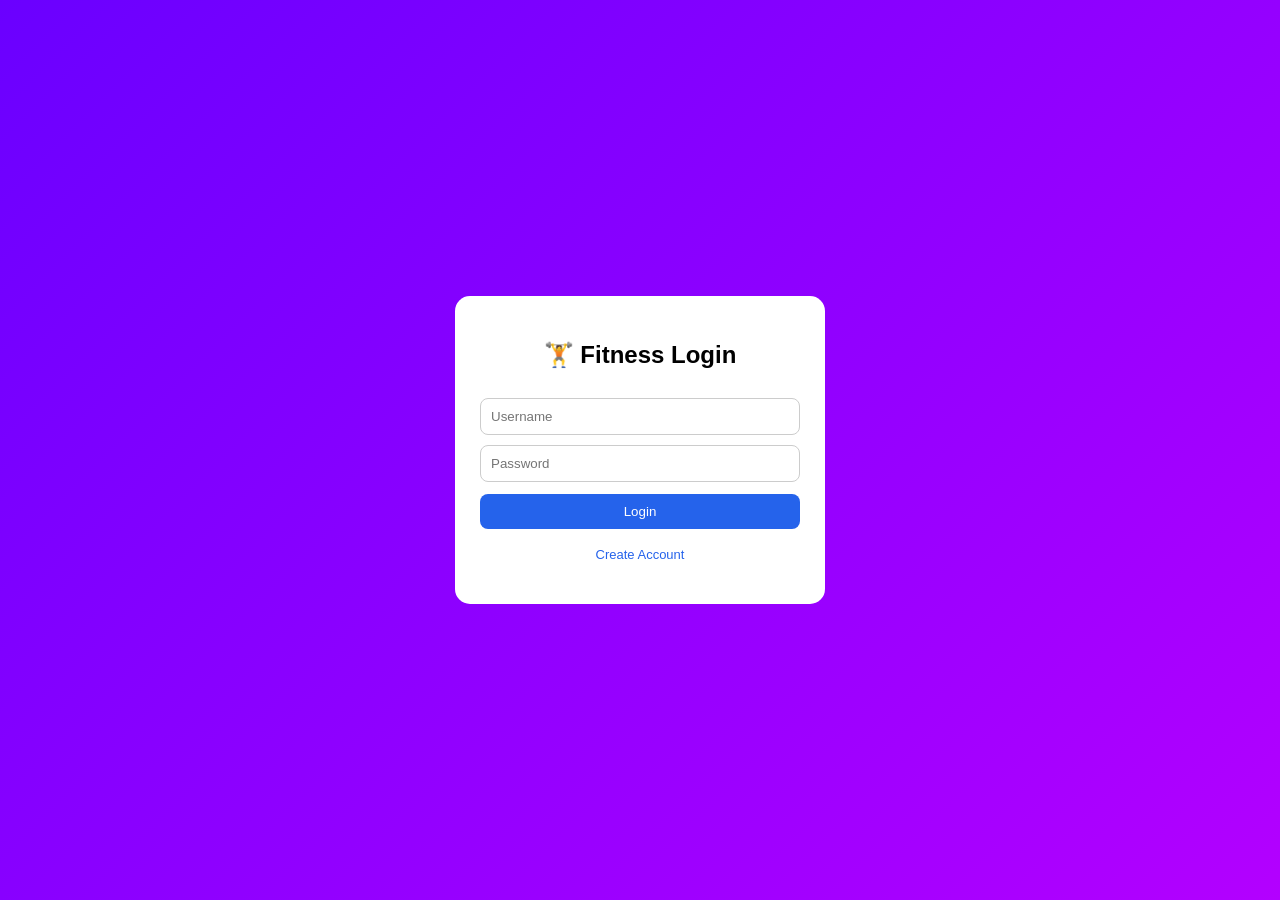
<file: index.html>
<!DOCTYPE html>
<html>
<head>
  <title>Login</title>
  <meta name="viewport" content="width=device-width, initial-scale=1.0">

  <style>
    body{
      font-family: Arial;
      margin:0;
      background: linear-gradient(135deg,#6a00ff,#b300ff);
      height:100vh;
      display:flex;
      justify-content:center;
      align-items:center;
      color:white;
    }

    .box{
      background:white;
      color:black;
      padding:25px;
      border-radius:15px;
      width:320px;
      text-align:center;
    }

    input{
      width:100%;
      padding:10px;
      margin-top:10px;
      border:1px solid #ccc;
      border-radius:8px;
      box-sizing:border-box;
    }

    button{
      width:100%;
      padding:10px;
      margin-top:12px;
      background:#2563eb;
      color:white;
      border:none;
      border-radius:8px;
      cursor:pointer;
    }

    #msg{
      margin-top:10px;
      font-size:14px;
    }

    a{
      cursor:pointer;
      color:#2563eb;
      font-size:13px;
    }
  </style>
</head>

<body>

<div class="box">

  <h2>🏋️ Fitness Login</h2>

  <input id="user" placeholder="Username">
  <input id="pass" type="password" placeholder="Password">

  <button onclick="login()">Login</button>

  <p id="msg"></p>

  <p>
    <a onclick="createAccount()">Create Account</a>
  </p>

</div>

<script>

/* ================= USERS DATABASE ================= */
function getUsers(){
  return JSON.parse(localStorage.getItem("users")) || {};
}

function saveUsers(users){
  localStorage.setItem("users", JSON.stringify(users));
}

/* ================= LOGIN ================= */
function login(){

  let u = document.getElementById("user").value.trim();
  let p = document.getElementById("pass").value.trim();
  let msg = document.getElementById("msg");

  if(!u || !p){
    msg.style.color="red";
    msg.innerText="Enter username & password";
    return;
  }

  let users = getUsers();

  /* USER NOT FOUND */
  if(!users[u]){
    msg.style.color="red";
    msg.innerText="User not found";
    return;
  }

  /* WRONG PASSWORD */
  if(users[u] !== p){
    msg.style.color="red";
    msg.innerText="Invalid password";
    return;
  }

  /* SUCCESS LOGIN */
  localStorage.setItem("username", u);

  /* INIT USER DATA KEYS */
  let kcalKey = "fitness_" + u + "_kcal";
  let historyKey = "fitness_" + u + "_history";

  if(localStorage.getItem(kcalKey) === null){
    localStorage.setItem(kcalKey, "0");
  }

  if(localStorage.getItem(historyKey) === null){
    localStorage.setItem(historyKey, JSON.stringify([]));
  }

  msg.style.color="green";
  msg.innerText="Login successful...";

  setTimeout(()=>{
    window.location.href="Dashboard.html";
  },1000);
}

/* ================= CREATE ACCOUNT ================= */
function createAccount(){

  let u = prompt("Enter username:");
  let p = prompt("Enter password:");

  if(!u || !p){
    alert("Please fill both fields");
    return;
  }

  let users = getUsers();

  if(users[u]){
    alert("User already exists!");
    return;
  }

  users[u] = p;
  saveUsers(users);

  alert("Account created successfully!");
}

</script>

</body>
</html>
</file>
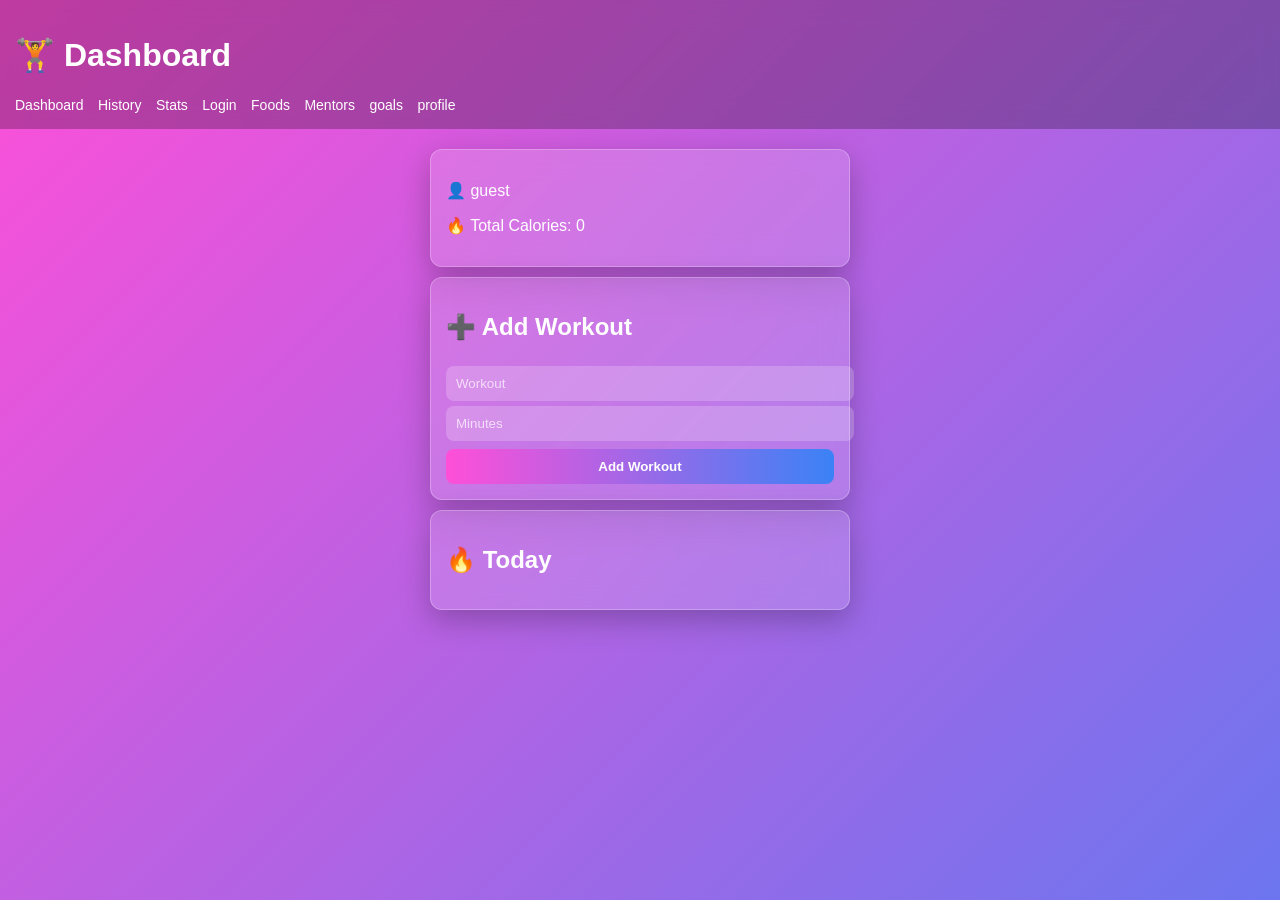
<file: Dashboard.html>
<!DOCTYPE html>
<!-- test change -->
<html>
<head>
  <title>Dashboard</title>
  <link rel="stylesheet" href="style.css">
  <meta name="viewport" content="width=device-width, initial-scale=1.0">
</head>

<body>

<header>
  <h1>🏋️ Dashboard</h1>

  <nav>
    <a href="Dashboard.html">Dashboard</a>
    <a href="history.html">History</a>
    <a href="stats.html">Stats</a>
    <a href="index.html">Login</a>
    
    <a href="foods.html">Foods</a>
     <a href="mentors.html">Mentors</a>
     <a href="goals.html">goals</a>
     <a href="profile.html">profile</a>



  </nav>
</header>

<div class="container">

  <div class="card">
    <p id="userName"></p>
    <p>🔥 Total Calories: <span id="kcal">0</span></p>
  </div>

  <div class="card">
    <h2>➕ Add Workout</h2>

    <input id="workout" placeholder="Workout">
    <input id="mins" placeholder="Minutes" type="number">

    <button onclick="addWorkout()">Add Workout</button>
  </div>

  <div class="card">
    <h2>🔥 Today</h2>
    <div id="today"></div>
  </div>

</div>

<script>

/* ================= USER ================= */
let username = localStorage.getItem("username") || "guest";
document.getElementById("userName").innerText = "👤 " + username;

/* ================= UNIQUE USER KEYS ================= */
let userKey = "fitness_" + username.toLowerCase();
let kcalKey = userKey + "_kcal";
let historyKey = userKey + "_history";

/* ================= INIT ================= */
if (localStorage.getItem(kcalKey) === null) {
  localStorage.setItem(kcalKey, "0");
}

if (localStorage.getItem(historyKey) === null) {
  localStorage.setItem(historyKey, JSON.stringify([]));
}

/* ================= SHOW KCAL ================= */
function updateKcal() {
  document.getElementById("kcal").innerText =
    localStorage.getItem(kcalKey);
}

/* ================= LOAD HISTORY ================= */
function loadToday() {
  let history = JSON.parse(localStorage.getItem(historyKey)) || [];
  let box = document.getElementById("today");

  box.innerHTML = "";

  history.forEach(item => {
    box.innerHTML += `
      <p>🏋️ ${item.workout} - ${item.minutes} min = ${item.kcal} kcal</p>
    `;
  });
}

/* ================= ADD WORKOUT ================= */
function addWorkout() {

  let w = document.getElementById("workout").value.trim();
  let m = parseInt(document.getElementById("mins").value);

  if (!w || isNaN(m)) return;

  let burned = m * 5;

  let kcal = parseInt(localStorage.getItem(kcalKey) || "0");
  kcal += burned;
  localStorage.setItem(kcalKey, kcal);

  let history = JSON.parse(localStorage.getItem(historyKey)) || [];

  history.push({
    workout: w,
    minutes: m,
    kcal: burned
  });

  localStorage.setItem(historyKey, JSON.stringify(history));

  updateKcal();
  loadToday();

  document.getElementById("workout").value = "";
  document.getElementById("mins").value = "";
}

/* INIT */
updateKcal();
loadToday();

</script>

</body>
</html>
</file>
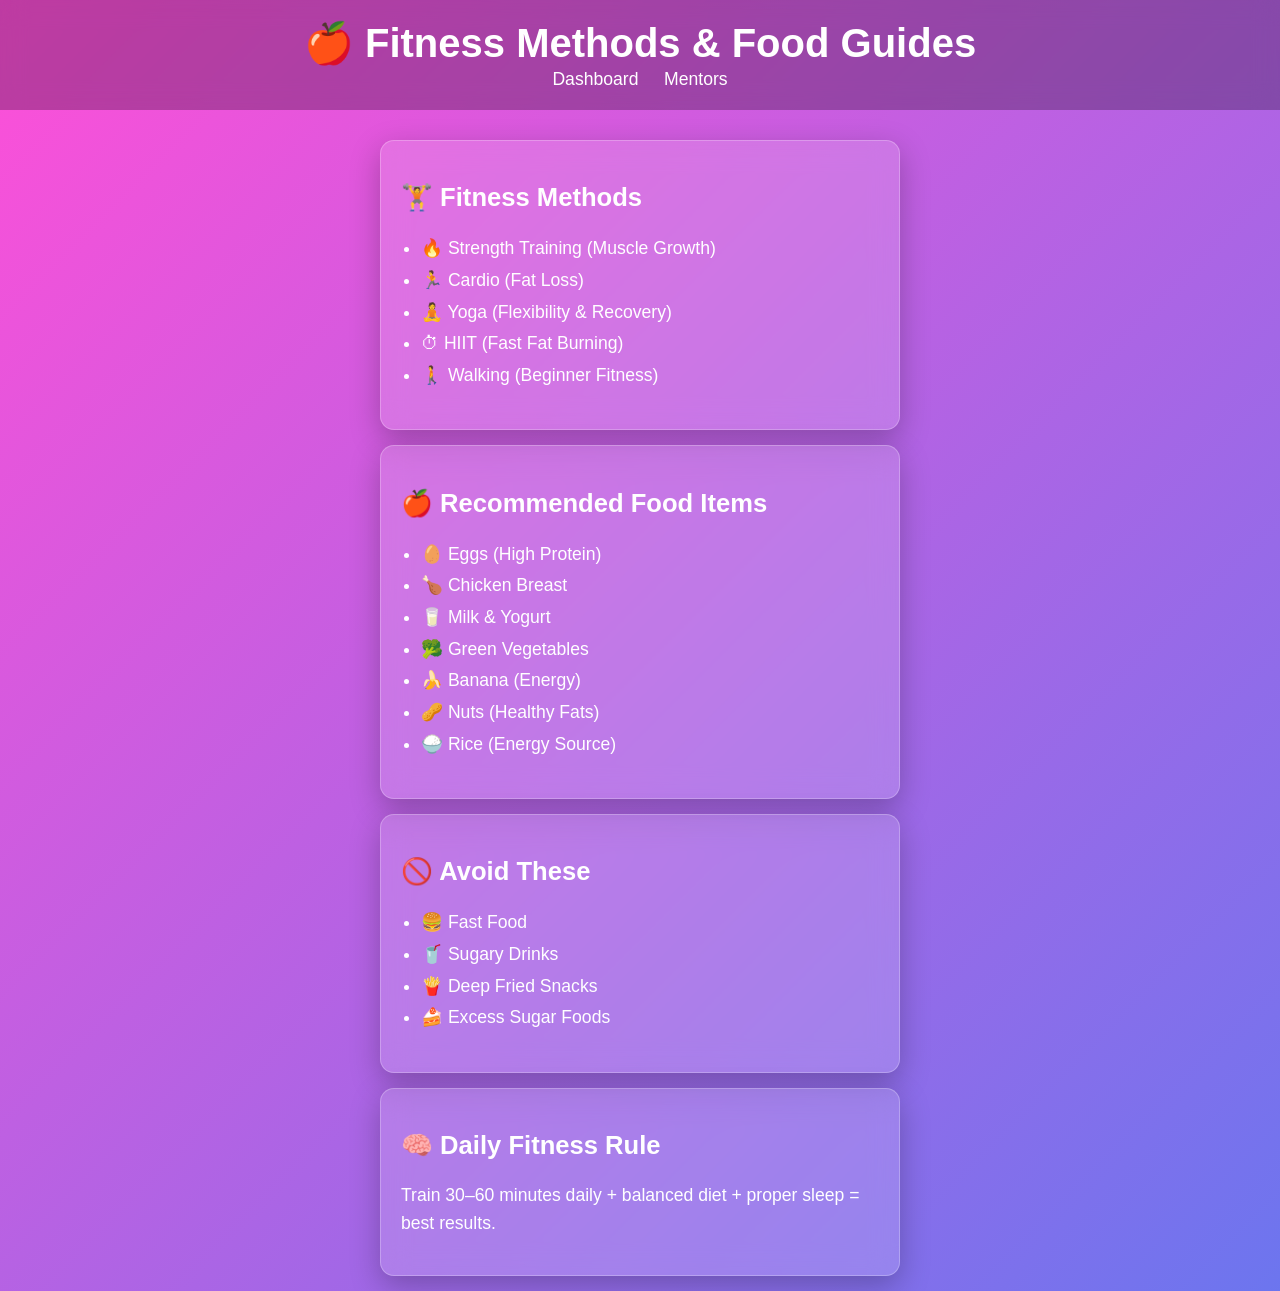
<file: foods.html>
<!DOCTYPE html>
<html>
<head>
  <title>Fitness & Nutrition Guide</title>
  <link rel="stylesheet" href="style.css">

  <meta name="viewport" content="width=device-width, initial-scale=1.0">

  <style>
    body {
      margin: 0;
      font-family: Arial, sans-serif;
      font-size: 20px;
    }

    header {
      padding: 20px;
      text-align: center;
    }

    h1 {
      font-size: 2.5rem;
      margin: 0;
    }

    nav a {
      font-size: 1.1rem;
      margin: 10px;
      text-decoration: none;
    }

    .container {
      max-width: 520px;
      margin: auto;
      padding: 15px;
    }

    .card {
      padding: 20px;
      margin-top: 15px;
      border-radius: 14px;
    }

    h2 {
      font-size: 1.6rem;
    }

    ul {
      padding-left: 20px;
      line-height: 1.8;
      font-size: 1.1rem;
    }

    p {
      font-size: 1.1rem;
      line-height: 1.6;
    }
  </style>
</head>

<body>

<header>
  <h1>🍎 Fitness Methods & Food Guides</h1>
  <nav>
    <a href="Dashboard.html">Dashboard</a>
    <a href="mentors.html">Mentors</a>
  </nav>
</header>

<div class="container">

  <!-- FITNESS METHODS -->
  <div class="card">
    <h2>🏋️ Fitness Methods</h2>
    <ul>
      <li>🔥 Strength Training (Muscle Growth)</li>
      <li>🏃 Cardio (Fat Loss)</li>
      <li>🧘 Yoga (Flexibility & Recovery)</li>
      <li>⏱ HIIT (Fast Fat Burning)</li>
      <li>🚶 Walking (Beginner Fitness)</li>
    </ul>
  </div>

  <!-- FOOD -->
  <div class="card">
    <h2>🍎 Recommended Food Items</h2>
    <ul>
      <li>🥚 Eggs (High Protein)</li>
      <li>🍗 Chicken Breast</li>
      <li>🥛 Milk & Yogurt</li>
      <li>🥦 Green Vegetables</li>
      <li>🍌 Banana (Energy)</li>
      <li>🥜 Nuts (Healthy Fats)</li>
      <li>🍚 Rice (Energy Source)</li>
    </ul>
  </div>

  <!-- AVOID -->
  <div class="card">
    <h2>🚫 Avoid These</h2>
    <ul>
      <li>🍔 Fast Food</li>
      <li>🥤 Sugary Drinks</li>
      <li>🍟 Deep Fried Snacks</li>
      <li>🍰 Excess Sugar Foods</li>
    </ul>
  </div>

  <!-- ADVICE -->
  <div class="card">
    <h2>🧠 Daily Fitness Rule</h2>
    <p>
      Train 30–60 minutes daily + balanced diet + proper sleep = best results.
    </p>
  </div>

</div>

</body>
</html>
</file>
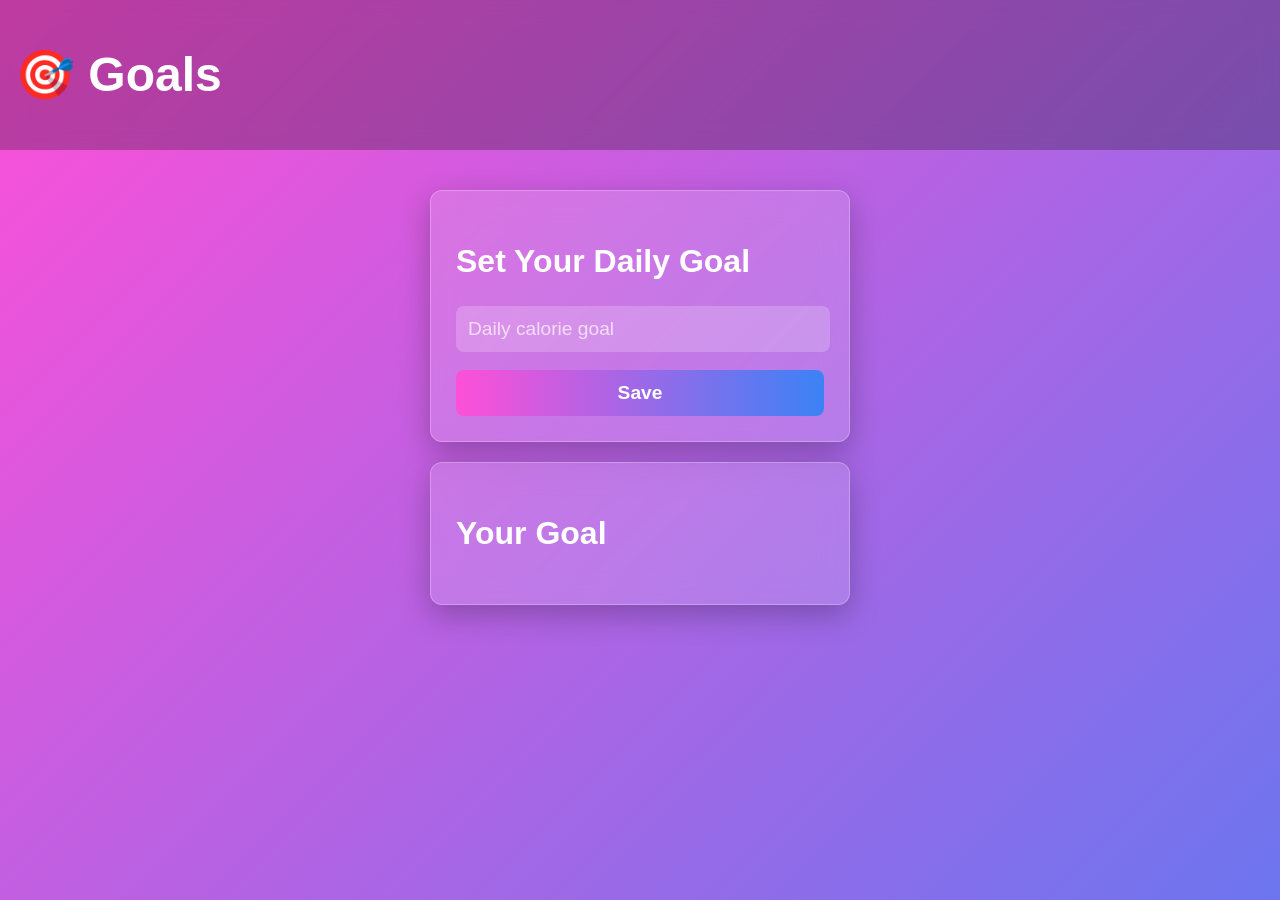
<file: goals.html>
<!DOCTYPE html>
<html>
<head>
  <title>Goal</title>
  <link rel="stylesheet" href="style.css">

  <!-- Mobile scaling -->
  <meta name="viewport" content="width=device-width, initial-scale=1.0">

  <style>
    body {
      font-size: 20px;
      margin: 0;
      padding: 0;
    }

    h1 {
      font-size: 3rem;
    }

    h2 {
      font-size: 2rem;
    }

    .container {
      padding: 20px;
    }

    .card {
      padding: 25px;
      margin-top: 20px;
      border-radius: 12px;
    }

    input {
      font-size: 1.2rem;
      padding: 12px;
      width: 100%;
      max-width: 350px;
      display: block;
      margin: 10px 0;
    }

    button {
      font-size: 1.2rem;
      padding: 12px 18px;
      cursor: pointer;
    }

    #showGoal {
      font-size: 1.3rem;
      margin-top: 10px;
    }
  </style>
</head>

<body>

<header>
  <h1>🎯 Goals</h1>
</header>

<div class="container">

  <div class="card">
    <h2>Set Your Daily Goal</h2>
    <input id="goal" placeholder="Daily calorie goal">
    <button onclick="setGoal()">Save</button>
  </div>

  <div class="card">
    <h2>Your Goal</h2>
    <p id="showGoal"></p>
  </div>

</div>

<script src="app.js"></script>

</body>
</html>
</file>
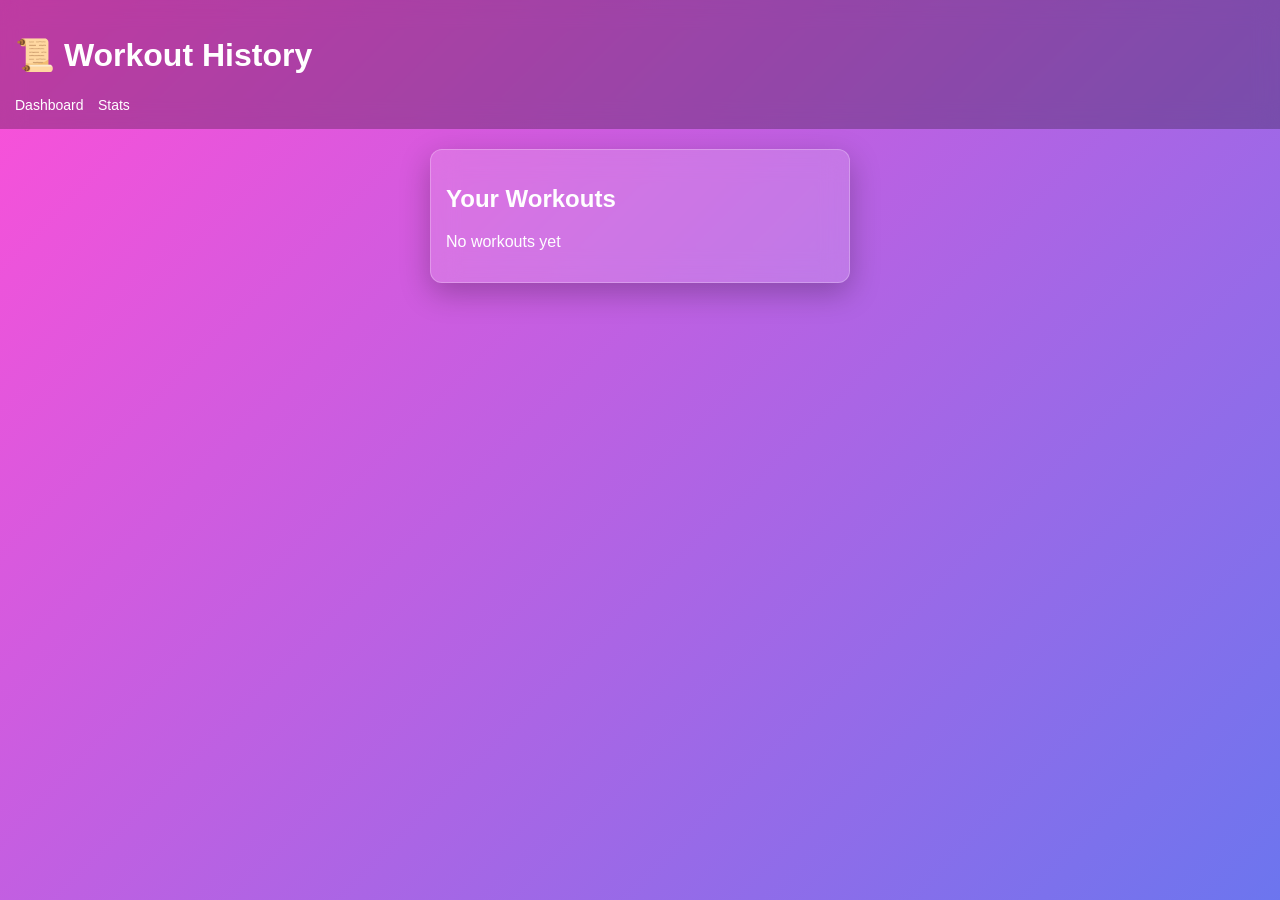
<file: history.html>
<!DOCTYPE html>
<html>
<head>
  <title>History</title>
  <link rel="stylesheet" href="style.css">
</head>

<body>

<header>
  <h1>📜 Workout History</h1>

  <nav>
    <a href="Dashboard.html">Dashboard</a>
    <a href="stats.html">Stats</a>
  </nav>
</header>

<div class="container">

  <div class="card">
    <h2>Your Workouts</h2>
    <div id="history"></div>
  </div>

</div>

<script>

let username = localStorage.getItem("username") || "guest";

let userKey = "fitness_" + username.toLowerCase();
let historyKey = userKey + "_history";

let history = JSON.parse(localStorage.getItem(historyKey)) || [];

let box = document.getElementById("history");

if (history.length === 0) {
  box.innerHTML = "<p>No workouts yet</p>";
} else {
  history.forEach(item => {
    box.innerHTML += `
      <div class="card">
        🏋️ ${item.workout}<br>
        ⏱ ${item.minutes} min<br>
        🔥 ${item.kcal} kcal
      </div>
    `;
  });
}

</script>

</body>
</html>
</file>
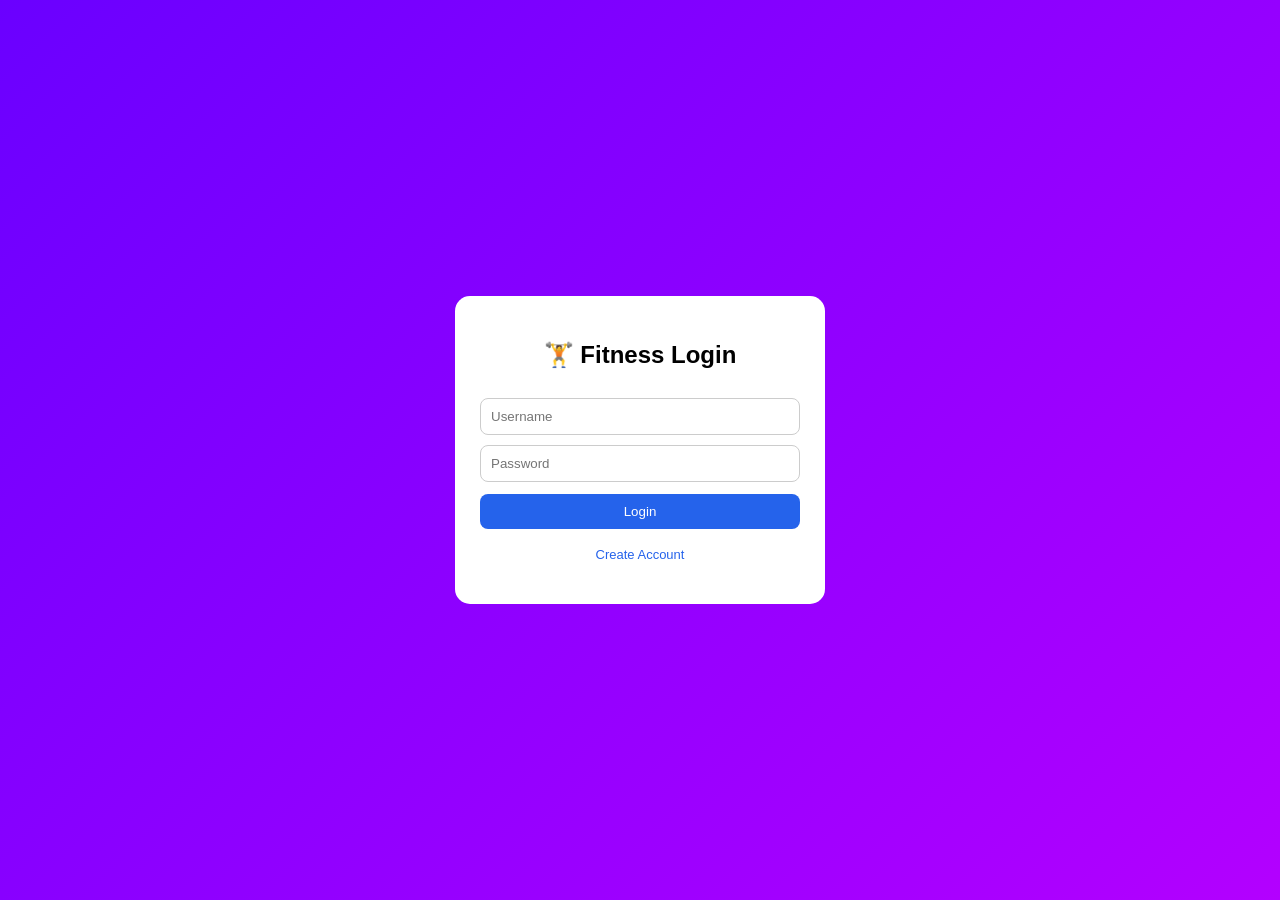
<file: login.html>
<!DOCTYPE html>
<html>
<head>
  <title>Login</title>
  <meta name="viewport" content="width=device-width, initial-scale=1.0">

  <style>
    body{
      font-family: Arial;
      margin:0;
      background: linear-gradient(135deg,#6a00ff,#b300ff);
      height:100vh;
      display:flex;
      justify-content:center;
      align-items:center;
      color:white;
    }

    .box{
      background:white;
      color:black;
      padding:25px;
      border-radius:15px;
      width:320px;
      text-align:center;
    }

    input{
      width:100%;
      padding:10px;
      margin-top:10px;
      border:1px solid #ccc;
      border-radius:8px;
      box-sizing:border-box;
    }

    button{
      width:100%;
      padding:10px;
      margin-top:12px;
      background:#2563eb;
      color:white;
      border:none;
      border-radius:8px;
      cursor:pointer;
    }

    #msg{
      margin-top:10px;
      font-size:14px;
    }

    a{
      cursor:pointer;
      color:#2563eb;
      font-size:13px;
    }
  </style>
</head>

<body>

<div class="box">

  <h2>🏋️ Fitness Login</h2>

  <input id="user" placeholder="Username">
  <input id="pass" type="password" placeholder="Password">

  <button onclick="login()">Login</button>

  <p id="msg"></p>

  <p>
    <a onclick="createAccount()">Create Account</a>
  </p>

</div>

<script>

/* ================= USERS DATABASE ================= */
function getUsers(){
  return JSON.parse(localStorage.getItem("users")) || {};
}

function saveUsers(users){
  localStorage.setItem("users", JSON.stringify(users));
}

/* ================= LOGIN ================= */
function login(){

  let u = document.getElementById("user").value.trim();
  let p = document.getElementById("pass").value.trim();
  let msg = document.getElementById("msg");

  if(!u || !p){
    msg.style.color="red";
    msg.innerText="Enter username & password";
    return;
  }

  let users = getUsers();

  /* USER NOT FOUND */
  if(!users[u]){
    msg.style.color="red";
    msg.innerText="User not found";
    return;
  }

  /* WRONG PASSWORD */
  if(users[u] !== p){
    msg.style.color="red";
    msg.innerText="Invalid password";
    return;
  }

  /* SUCCESS LOGIN */
  localStorage.setItem("username", u);

  /* INIT USER DATA KEYS */
  let kcalKey = "fitness_" + u + "_kcal";
  let historyKey = "fitness_" + u + "_history";

  if(localStorage.getItem(kcalKey) === null){
    localStorage.setItem(kcalKey, "0");
  }

  if(localStorage.getItem(historyKey) === null){
    localStorage.setItem(historyKey, JSON.stringify([]));
  }

  msg.style.color="green";
  msg.innerText="Login successful...";

  setTimeout(()=>{
    window.location.href="index.html";
  },1000);
}

/* ================= CREATE ACCOUNT ================= */
function createAccount(){

  let u = prompt("Enter username:");
  let p = prompt("Enter password:");

  if(!u || !p){
    alert("Please fill both fields");
    return;
  }

  let users = getUsers();

  if(users[u]){
    alert("User already exists!");
    return;
  }

  users[u] = p;
  saveUsers(users);

  alert("Account created successfully!");
}

</script>

</body>
</html>
</file>
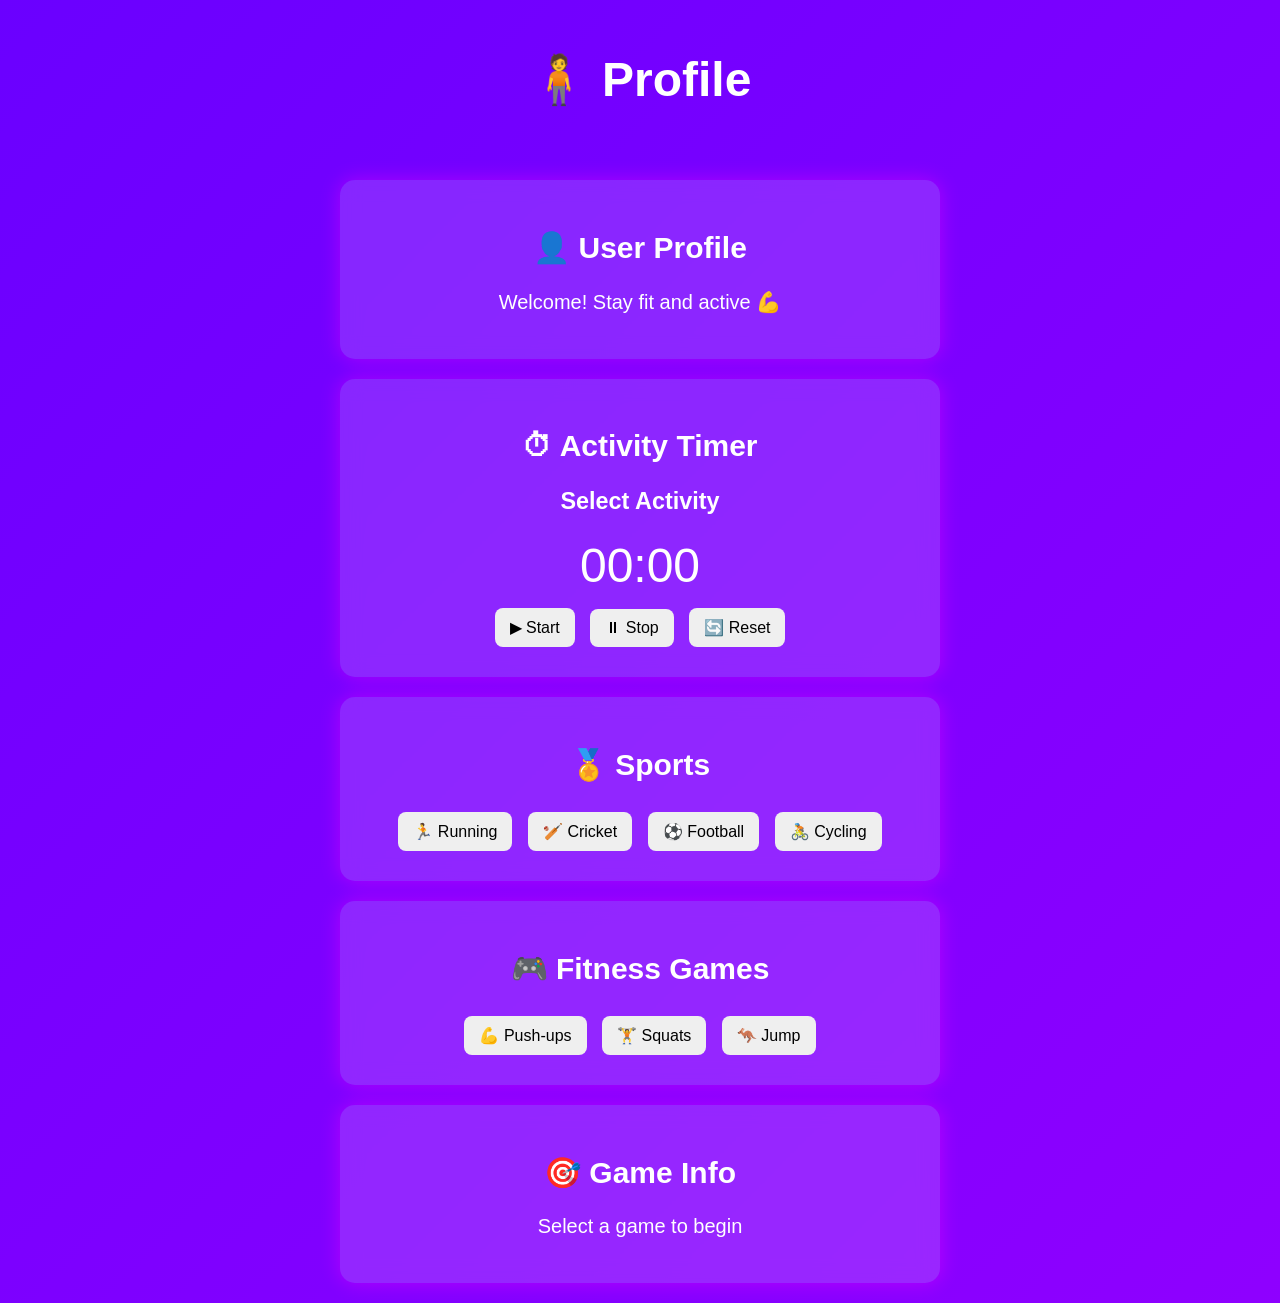
<file: profile.html>
<!DOCTYPE html>
<html>
<head>
  <title>Profile</title>
  <meta name="viewport" content="width=device-width, initial-scale=1.0">

  <style>
    body {
      margin: 0;
      font-size: 20px;
      font-family: Arial, sans-serif;

      background: linear-gradient(135deg, #6a00ff, #b300ff, #6a00ff);
      background-size: 400% 400%;
      animation: glowBG 8s ease infinite;

      color: white;
      text-align: center;
    }

    @keyframes glowBG {
      0% { background-position: 0% 50%; }
      50% { background-position: 100% 50%; }
      100% { background-position: 0% 50%; }
    }

    h1 {
      font-size: 3rem;
      padding-top: 20px;
    }

    .container {
      padding: 20px;
      max-width: 600px;
      margin: auto;
    }

    .card {
      padding: 25px;
      margin-top: 20px;
      border-radius: 15px;

      background: rgba(255, 255, 255, 0.15);
      backdrop-filter: blur(10px);

      box-shadow: 0 0 20px rgba(255, 0, 255, 0.4);
    }

    button {
      margin: 5px;
      padding: 10px 15px;
      border: none;
      border-radius: 8px;
      font-size: 16px;
      cursor: pointer;
    }

    #timer {
      font-size: 3rem;
      margin: 10px 0;
    }
  </style>
</head>

<body>

<header>
  <h1>🧍 Profile</h1>
</header>

<div class="container">

  <!-- PROFILE -->
  <div class="card">
    <h2>👤 User Profile</h2>
    <p id="userData">Welcome! Stay fit and active 💪</p>
  </div>

  <!-- TIMER -->
  <div class="card">
    <h2>⏱ Activity Timer</h2>
    <h3 id="activity">Select Activity</h3>
    <div id="timer">00:00</div>

    <button onclick="startTimer()">▶ Start</button>
    <button onclick="stopTimer()">⏸ Stop</button>
    <button onclick="resetTimer()">🔄 Reset</button>
  </div>

  <!-- SPORTS -->
  <div class="card">
    <h2>🏅 Sports</h2>

    <button onclick="setActivity('Running')">🏃 Running</button>
    <button onclick="setActivity('Cricket')">🏏 Cricket</button>
    <button onclick="setActivity('Football')">⚽ Football</button>
    <button onclick="setActivity('Cycling')">🚴 Cycling</button>
  </div>

  <!-- FITNESS GAMES -->
  <div class="card">
    <h2>🎮 Fitness Games</h2>

    <button onclick="startGame('Push-up Challenge')">💪 Push-ups</button>
    <button onclick="startGame('Squat Challenge')">🏋️ Squats</button>
    <button onclick="startGame('Jump Challenge')">🦘 Jump</button>
  </div>

  <!-- GAME INFO -->
  <div class="card" id="gameBox">
    <h2>🎯 Game Info</h2>
    <p>Select a game to begin</p>
  </div>

</div>

<script>
let seconds = 0;
let timer = null;

/* ✅ LOAD LOGIN NAME */
let name = localStorage.getItem("username");
if (name) {
  document.getElementById("userData").innerHTML =
    "👋 Welcome, <b>" + name + "</b> 💪";
}

/* TIMER */
function updateDisplay() {
  let m = Math.floor(seconds / 60);
  let s = seconds % 60;

  document.getElementById("timer").innerText =
    String(m).padStart(2, '0') + ":" +
    String(s).padStart(2, '0');
}

function startTimer() {
  if (timer) return;
  timer = setInterval(() => {
    seconds++;
    updateDisplay();
  }, 1000);
}

function stopTimer() {
  clearInterval(timer);
  timer = null;
}

function resetTimer() {
  stopTimer();
  seconds = 0;
  updateDisplay();
}

/* SPORTS */
function setActivity(name) {
  document.getElementById("activity").innerText = name;
  resetTimer();
}

/* GAMES */
function startGame(game) {
  document.getElementById("activity").innerText = game;

  document.getElementById("gameBox").innerHTML = `
    <h2>${game}</h2>
    <p>Start the timer and complete as many reps as possible!</p>
  `;

  resetTimer();
}
</script>

</body>
</html>
</file>
<file: style.css>
body {
  margin: 0;
  font-family: Arial, sans-serif;
  min-height: 100vh;

  /* 🌈 Pink + Blue base gradient */
  background: linear-gradient(135deg, #ff4fd8, #3b82f6, #60a5fa, #ff8ae2);
  background-size: 400% 400%;

  /* ✨ moving shimmer effect */
  animation: shimmerMove 8s ease infinite;
}

/* ✨ shimmer animation */
@keyframes shimmerMove {
  0% { background-position: 0% 50%; }
  50% { background-position: 100% 50%; }
  100% { background-position: 0% 50%; }
}

/* HEADER */
header {
  color: white;
  padding: 15px;
  backdrop-filter: blur(12px);

  /* slight glass dark overlay */
  background: rgba(0, 0, 0, 0.25);
}

/* NAV */
nav a {
  color: white;
  margin-right: 10px;
  text-decoration: none;
  font-size: 14px;
}

/* CONTAINER */
.container {
  max-width: 420px;
  margin: auto;
  padding: 10px;
}

/* 🧊 GLASS CARDS */
.card {
  background: rgba(255, 255, 255, 0.15);
  border: 1px solid rgba(255, 255, 255, 0.25);
  backdrop-filter: blur(14px);

  margin-top: 10px;
  padding: 15px;
  border-radius: 12px;

  color: white;
  box-shadow: 0 10px 30px rgba(0,0,0,0.25);
}

/* INPUT */
input {
  width: 100%;
  padding: 10px;
  margin-top: 5px;

  border-radius: 8px;
  border: none;
  outline: none;

  background: rgba(255,255,255,0.2);
  color: white;
}

/* placeholder color */
input::placeholder {
  color: rgba(255,255,255,0.7);
}

/* BUTTON */
button {
  width: 100%;
  padding: 10px;
  margin-top: 8px;

  border: none;
  border-radius: 8px;
  cursor: pointer;

  /* pink → blue glow */
  background: linear-gradient(90deg, #ff4fd8, #3b82f6);

  color: white;
  font-weight: bold;

  transition: 0.3s;
}

/* hover glow */
button:hover {
  transform: scale(1.03);
  box-shadow: 0 0 20px rgba(255, 79, 216, 0.6),
              0 0 20px rgba(59, 130, 246, 0.6);
}

/* OPTIONAL: text inside cards */
p {
  color: white;
}
</file>
